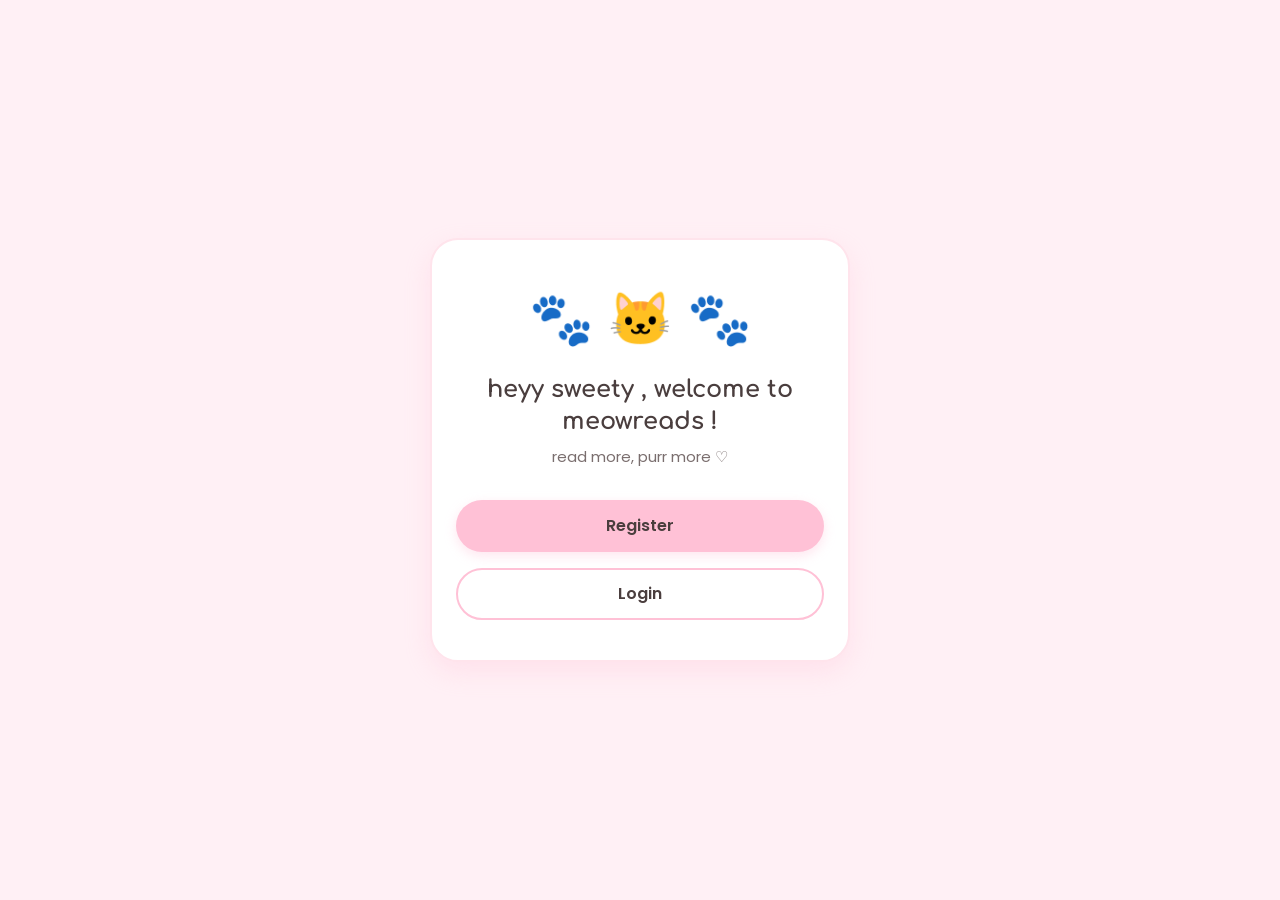
<file: index.html>
<!DOCTYPE html>
<html lang="en">
<head>
    <meta charset="UTF-8">
    <meta name="viewport" content="width=device-width, initial-scale=1.0">
    <title>Meow Reads - Welcome</title>
    
    <!-- Google Fonts for Meow Reads Typography -->
    <link rel="preconnect" href="https://fonts.googleapis.com">
    <link rel="preconnect" href="https://fonts.gstatic.com" crossorigin>
    <link href="https://fonts.googleapis.com/css2?family=Comfortaa:wght@600;700&family=Poppins:wght@400;500;600;700&display=swap" rel="stylesheet">
    
    <!-- Global CSS -->
    <link rel="stylesheet" href="styles.css">
</head>
<body class="welcome-body">

    <main class="welcome-container">
        <!-- Cute Cat Mascot Icon -->
        <div class="welcome-cat">🐾 🐱 🐾</div>

        <!-- Main Welcome Message -->
        <h1 class="welcome-title">heyy sweety , welcome to meowreads !</h1>
        <p class="welcome-subtitle">read more, purr more ♡</p>

        <!-- Navigation Buttons -->
        <div class="button-group">
            <button id="btnRegister" class="btn primary-btn">Register</button>
            <button id="btnLogin" class="btn outlined-btn">Login</button>
        </div>
    </main>

    <!-- Main Logic Script -->
    <script src="main.js"></script>
</body>
</html>
</file>
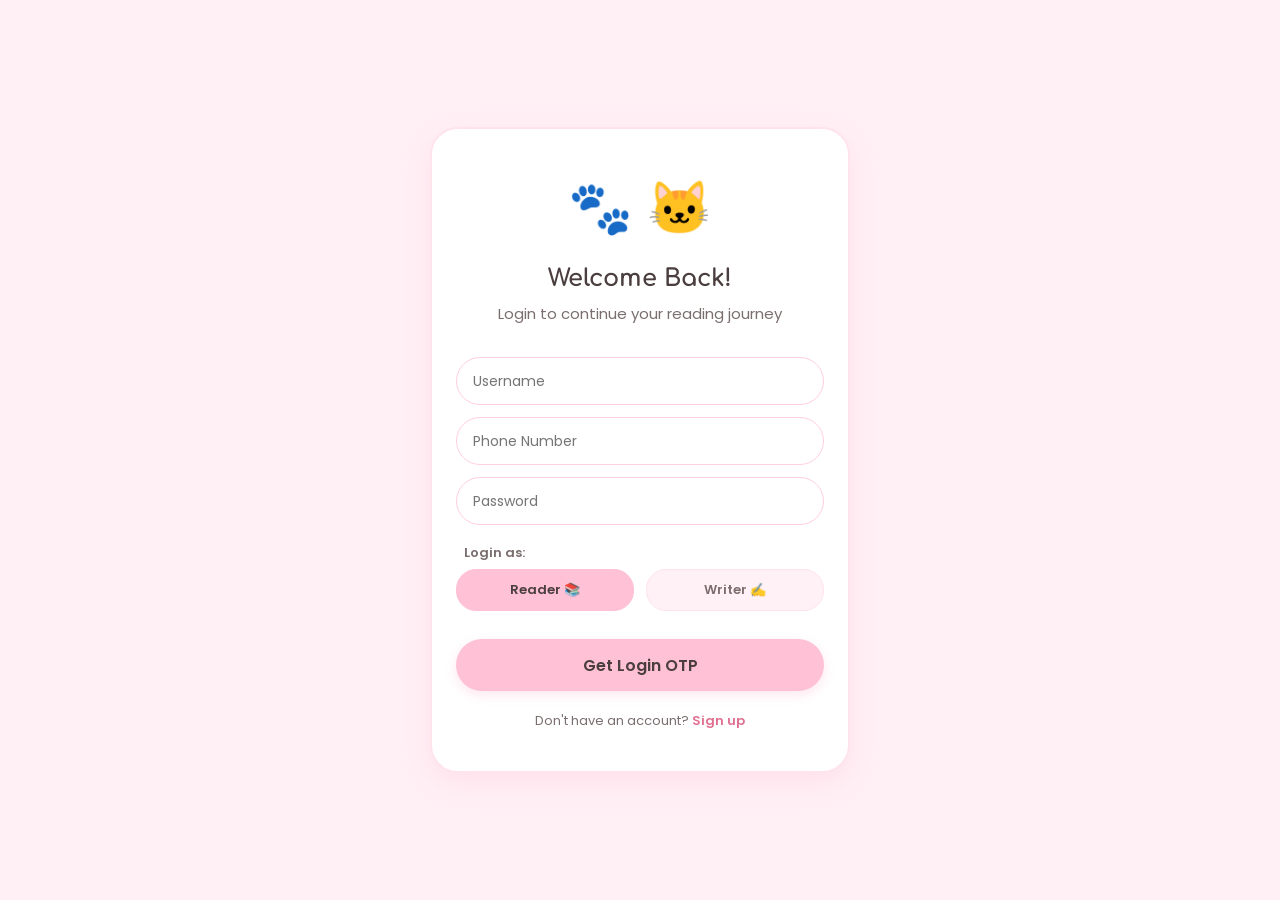
<file: login.html>
<!DOCTYPE html>
<html lang="en">
<head>
    <meta charset="UTF-8">
    <meta name="viewport" content="width=device-width, initial-scale=1.0">
    <title>Meow Reads - Login</title>
    
    <link rel="preconnect" href="https://fonts.googleapis.com">
    <link rel="preconnect" href="https://fonts.gstatic.com" crossorigin>
    <link href="https://fonts.googleapis.com/css2?family=Comfortaa:wght@600;700&family=Poppins:wght@400;500;600;700&display=swap" rel="stylesheet">
    
    <link rel="stylesheet" href="styles.css">
</head>
<body class="welcome-body">

    <main class="welcome-container">
        <div class="welcome-cat">🐾 🐱</div>
        <h1 class="welcome-title">Welcome Back!</h1>
        <p class="welcome-subtitle">Login to continue your reading journey</p>

        <form id="loginForm" class="auth-form">
            <div class="form-group">
                <input type="text" id="loginUsername" placeholder="Username" required>
            </div>

            <div class="form-group">
                <input type="tel" id="loginPhone" placeholder="Phone Number" required>
            </div>

            <div class="form-group">
                <input type="password" id="loginPassword" placeholder="Password" required>
            </div>

            <!-- Role Preference -->
            <div class="role-selector">
                <label class="role-label">Login as:</label>
                <div class="role-options">
                    <label class="role-chip">
                        <input type="radio" name="loginRole" value="user" checked>
                        <span>Reader 📚</span>
                    </label>
                    <label class="role-chip">
                        <input type="radio" name="loginRole" value="writer">
                        <span>Writer ✍️</span>
                    </label>
                </div>
            </div>

            <button type="submit" class="btn primary-btn mt-16">Get Login OTP</button>
        </form>

        <p class="auth-switch">Don't have an account? <a href="register.html">Sign up</a></p>
    </main>

    <script src="login.js"></script>
</body>
</html>
</file>
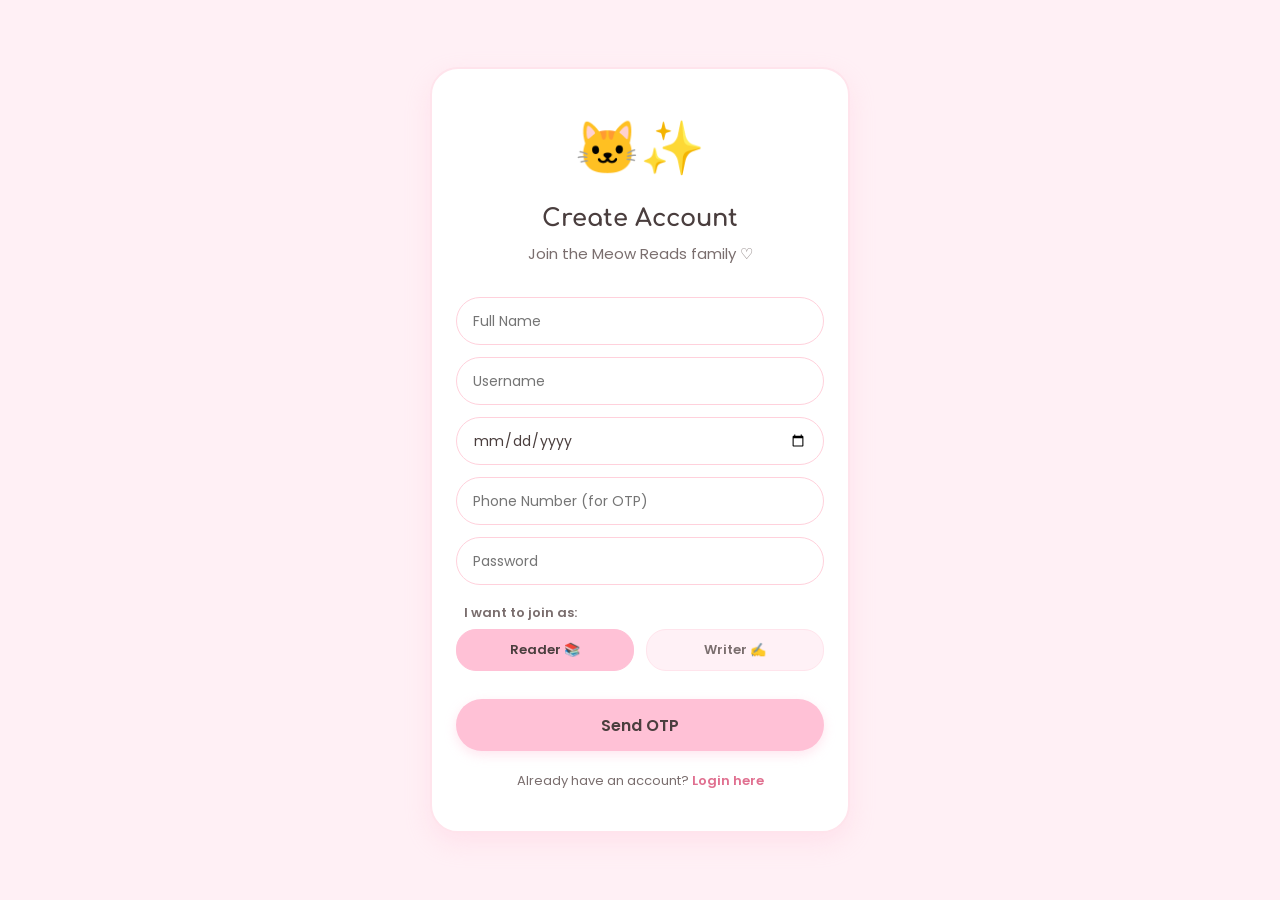
<file: otp.html>
<!DOCTYPE html>
<html lang="en">
<head>
    <meta charset="UTF-8">
    <meta name="viewport" content="width=device-width, initial-scale=1.0">
    <title>Meow Reads - Verify OTP</title>
    
    <link rel="preconnect" href="https://fonts.googleapis.com">
    <link rel="preconnect" href="https://fonts.gstatic.com" crossorigin>
    <link href="https://fonts.googleapis.com/css2?family=Comfortaa:wght@600;700&family=Poppins:wght@400;500;600;700&display=swap" rel="stylesheet">
    
    <link rel="stylesheet" href="styles.css">
</head>
<body class="welcome-body">

    <main class="welcome-container">
        <div class="welcome-cat">💌</div>
        <h1 class="welcome-title">Two-Factor Authentication</h1>
        <p class="welcome-subtitle" id="otpSubtitle">Enter the code sent to your phone</p>

        <form id="otpForm" class="auth-form">
            <div class="otp-inputs">
                <input type="text" maxlength="1" class="otp-digit" required autofocus>
                <input type="text" maxlength="1" class="otp-digit" required>
                <input type="text" maxlength="1" class="otp-digit" required>
                <input type="text" maxlength="1" class="otp-digit" required>
            </div>

            <button type="submit" class="btn primary-btn mt-16">Verify & Continue</button>
        </form>

        <p class="auth-switch">Didn't receive code? <a href="#" id="btnResend">Resend OTP</a></p>
    </main>

    <script src="otp.js"></script>
</body>
</html>
</file>
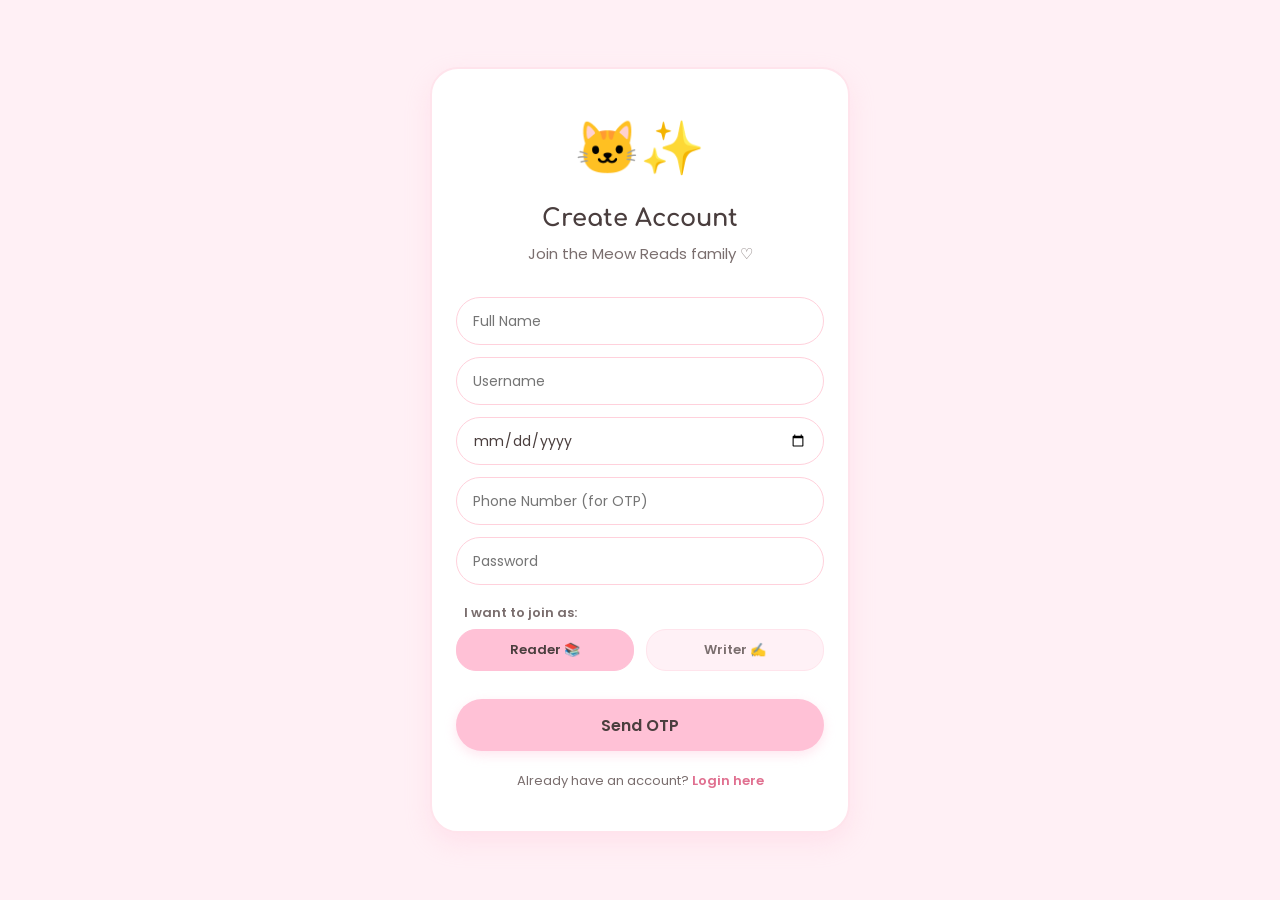
<file: register.html>
<!DOCTYPE html>
<html lang="en">
<head>
    <meta charset="UTF-8">
    <meta name="viewport" content="width=device-width, initial-scale=1.0">
    <title>Meow Reads - Register</title>
    
    <link rel="preconnect" href="https://fonts.googleapis.com">
    <link rel="preconnect" href="https://fonts.gstatic.com" crossorigin>
    <link href="https://fonts.googleapis.com/css2?family=Comfortaa:wght@600;700&family=Poppins:wght@400;500;600;700&display=swap" rel="stylesheet">
    
    <link rel="stylesheet" href="styles.css">
</head>
<body class="welcome-body">

    <main class="welcome-container">
        <div class="welcome-cat">🐱✨</div>
        <h1 class="welcome-title">Create Account</h1>
        <p class="welcome-subtitle">Join the Meow Reads family ♡</p>

        <form id="registerForm" class="auth-form">
            <div class="form-group">
                <input type="text" id="regName" placeholder="Full Name" required>
            </div>

            <div class="form-group">
                <input type="text" id="regUsername" placeholder="Username" required>
            </div>

            <div class="form-group">
                <input type="date" id="regBirthdate" required>
            </div>

            <div class="form-group">
                <input type="tel" id="regPhone" placeholder="Phone Number (for OTP)" required>
            </div>

            <div class="form-group">
                <input type="password" id="regPassword" placeholder="Password" required>
            </div>

            <!-- Role Preference -->
            <div class="role-selector">
                <label class="role-label">I want to join as:</label>
                <div class="role-options">
                    <label class="role-chip">
                        <input type="radio" name="role" value="user" checked>
                        <span>Reader 📚</span>
                    </label>
                    <label class="role-chip">
                        <input type="radio" name="role" value="writer">
                        <span>Writer ✍️</span>
                    </label>
                </div>
            </div>

            <button type="submit" class="btn primary-btn mt-16">Send OTP</button>
        </form>

        <p class="auth-switch">Already have an account? <a href="login.html">Login here</a></p>
    </main>
    <script>
        // Step 1: Send OTP request
async function handleSendOTP() {
    const phoneInput = document.getElementById('regPhone').value;

    const response = await fetch('/api/send-otp', {
        method: 'POST',
        headers: { 'Content-Type': 'application/json' },
        body: JSON.stringify({ phone_number: phoneInput })
    });

    const result = await response.json();
    if (response.ok) {
        alert(`OTP sent! Debug Code: ${result.debug_otp}`);
    } else {
        alert(result.error || 'Failed to send OTP');
    }
}

// Step 2: Verify entered OTP
async function handleVerifyOTP() {
    const phoneInput = document.getElementById('regPhone').value;
    const otpInput = document.getElementById('otp-input') ? document.getElementById('otp-input').value : '';

    const response = await fetch('/api/verify-otp', {
        method: 'POST',
        headers: { 'Content-Type': 'application/json' },
        body: JSON.stringify({ phone_number: phoneInput, otp: otpInput })
    });

    const result = await response.json();
    if (result.success) {
        alert('OTP Verified! Logging in...');
    } else {
        alert('Invalid OTP code. Try again.');
    }
}

// Attach this to your registration form
document.getElementById('registerForm').addEventListener('submit', async function(e) {
    e.preventDefault(); // Stop standard form submit refresh

    const formData = {
        full_name: document.getElementById('regName').value,
        username: document.getElementById('regUsername').value,
        birthdate: document.getElementById('regBirthdate').value,
        phone_number: document.getElementById('regPhone').value,
        password: document.getElementById('regPassword').value,
        role: document.querySelector('input[name="role"]:checked').value
    };

    try {
        const response = await fetch('/api/register-writer', {
            method: 'POST',
            headers: { 'Content-Type': 'application/json' },
            body: JSON.stringify(formData)
        });

        const result = await response.json();

        if (result.success) {
            alert('Registered successfully in MySQL!');
            window.location.href = 'writer_dashboard.html';
        } else {
            alert('Registration error: ' + (result.message || result.error));
        }
    } catch (err) {
        console.error('Failed to connect to backend:', err);
        alert('Server connection error. Make sure app.py is running!');
    }
});
    </script>
    <script src="register.js"></script>
</body>
</html>
</file>
<file: styles.css>
/* Color Palette: #FFC1D6, #FFE4EC, #FFF1F6, #FFF6E5, #7A6E6E */
:root {
    --primary-pink: #FFC1D6;
    --secondary-pink: #FFE4EC;
    --bg-cream: #FFF1F6;
    --card-beige: #FFF6E5;
    --text-charcoal: #7A6E6E;
    --text-dark: #4A3E3E;
    --white: #FFFFFF;
}

* {
    box-sizing: border-box;
    margin: 0;
    padding: 0;
    font-family: 'Poppins', sans-serif;
}

body {
    background-color: var(--bg-cream);
    color: var(--text-charcoal);
    display: flex;
    justify-content: center;
    align-items: center;
    min-height: 100vh;
    padding: 20px;
}

/* Landing Container */
.welcome-container {
    background: var(--white);
    border-radius: 28px;
    padding: 40px 24px;
    width: 100%;
    max-width: 420px;
    text-align: center;
    box-shadow: 0 10px 25px rgba(255, 193, 214, 0.3);
    border: 2px solid var(--secondary-pink);
}

.welcome-cat {
    font-size: 52px;
    margin-bottom: 16px;
}

.welcome-title {
    font-family: 'Comfortaa', cursive;
    font-size: 24px;
    color: var(--text-dark);
    font-weight: 700;
    margin-bottom: 8px;
    line-height: 1.3;
}

.welcome-subtitle {
    font-size: 15px;
    color: var(--text-charcoal);
    margin-bottom: 32px;
}

/* Button Group */
.button-group {
    display: flex;
    flex-direction: column;
    gap: 16px;
}

.btn {
    width: 100%;
    height: 52px;
    border-radius: 26px;
    font-size: 16px;
    font-weight: 600;
    cursor: pointer;
    transition: all 0.2s ease-in-out;
}

.primary-btn {
    background-color: var(--primary-pink);
    color: var(--text-dark);
    border: none;
    box-shadow: 0 4px 12px rgba(255, 193, 214, 0.4);
}

.primary-btn:hover {
    background-color: #ffadb;
    transform: translateY(-2px);
}

.outlined-btn {
    background-color: transparent;
    color: var(--text-dark);
    border: 2px solid var(--primary-pink);
}

.outlined-btn:hover {
    background-color: var(--secondary-pink);
    transform: translateY(-2px);
}

/* Auth Forms & Inputs */
.auth-form {
    display: flex;
    flex-direction: column;
    gap: 12px;
    margin-bottom: 20px;
}

.form-group input {
    width: 100%;
    height: 48px;
    padding: 0 16px;
    border-radius: 24px;
    border: 1.5px solid var(--secondary-pink);
    background-color: var(--bg-cream);
    font-size: 14px;
    color: var(--text-dark);
    outline: none;
    transition: all 0.2s ease;
}

.form-group input:focus {
    border-color: var(--primary-pink);
    background-color: var(--white);
    box-shadow: 0 0 8px rgba(255, 193, 214, 0.5);
}

/* Role Selector Chips */
.role-selector {
    margin-top: 6px;
    text-align: left;
}

.role-label {
    font-size: 13px;
    font-weight: 600;
    color: var(--text-charcoal);
    display: block;
    margin-bottom: 6px;
    padding-left: 8px;
}

.role-options {
    display: flex;
    gap: 12px;
}

.role-chip {
    flex: 1;
    cursor: pointer;
}

.role-chip input {
    display: none;
}

.role-chip span {
    display: block;
    padding: 10px;
    text-align: center;
    border-radius: 20px;
    background-color: var(--bg-cream);
    border: 1.5px solid var(--secondary-pink);
    font-size: 13px;
    font-weight: 600;
    color: var(--text-charcoal);
    transition: all 0.2s ease;
}

.role-chip input:checked + span {
    background-color: var(--primary-pink);
    border-color: var(--primary-pink);
    color: var(--text-dark);
}

/* OTP Digits Row */
.otp-inputs {
    display: flex;
    justify-content: center;
    gap: 10px;
    margin: 12px 0;
}

.otp-digit {
    width: 50px;
    height: 54px;
    text-align: center;
    font-size: 22px;
    font-weight: 700;
    border-radius: 16px;
    border: 2px solid var(--secondary-pink);
    background-color: var(--bg-cream);
    color: var(--text-dark);
}

.otp-digit:focus {
    border-color: var(--primary-pink);
    background-color: var(--white);
    outline: none;
}

.mt-16 { margin-top: 16px; }

.auth-switch {
    font-size: 13px;
    color: var(--text-charcoal);
}

.auth-switch a {
    color: #e07090;
    font-weight: 600;
    text-decoration: none;
}

/* Dashboard Layout & Header */
.dashboard-body {
    background-color: var(--bg-cream);
    padding-bottom: 80px;
}

.app-header {
    position: fixed;
    top: 0;
    left: 0;
    right: 0;
    height: 60px;
    background: var(--white);
    display: flex;
    justify-content: space-between;
    align-items: center;
    padding: 0 16px;
    box-shadow: 0 2px 10px rgba(0, 0, 0, 0.05);
    z-index: 100;
}

.header-brand {
    display: flex;
    align-items: center;
    gap: 8px;
    font-family: 'Comfortaa', cursive;
}

.icon-btn {
    background: none;
    border: none;
    font-size: 20px;
    cursor: pointer;
    padding: 6px;
}

.dashboard-content {
    margin-top: 70px;
    padding: 16px;
    max-width: 600px;
    margin-left: auto;
    margin-right: auto;
}

.dash-section {
    display: none;
}

.dash-section.active {
    display: block;
}

/* Hero Banner & Grids */
.hero-banner {
    background: linear-gradient(135deg, var(--primary-pink), var(--secondary-pink));
    border-radius: 20px;
    padding: 20px;
    margin-bottom: 20px;
    color: var(--text-dark);
}

/* --- COMPACT BOOK CARDS & RESPONSIVE IMAGES --- */
.book-grid {
    display: grid;
    grid-template-columns: repeat(auto-fill, minmax(110px, 1fr));
    gap: 12px;
}

.book-card {
    background: var(--white);
    border-radius: 14px;
    padding: 8px;
    box-shadow: 0 4px 10px rgba(0, 0, 0, 0.04);
    cursor: pointer;
    transition: transform 0.2s ease;
}

.book-card:hover {
    transform: translateY(-3px);
}

/* Restrain all book cover image sizes */
.book-cover, 
.thumb-img {
    width: 100%;
    height: 130px;
    object-fit: cover;
    border-radius: 8px;
    display: block;
}

.book-info h5 {
    font-size: 13px;
    font-weight: 600;
    margin: 6px 0 2px;
    white-space: nowrap;
    overflow: hidden;
    text-overflow: ellipsis;
}

.book-info p {
    font-size: 11px;
    color: var(--text-charcoal);
}

.book-price-tag {
    font-size: 11px;
    color: #e07090;
    font-weight: 700;
    margin-top: 4px;
}

/* Horizontal Scroll Bar for Top 10 Books */
.horizontal-scroll {
    display: flex;
    overflow-x: auto;
    gap: 12px;
    padding-bottom: 8px;
    grid-template-columns: none;
}

.mini-card {
    min-width: 100px;
    max-width: 100px;
}

.mini-card img {
    height: 120px;
}

/* Library List Item Restraints */
.vertical-list .list-item-card {
    display: flex;
    align-items: center;
    gap: 12px;
    background: var(--white);
    padding: 10px;
    border-radius: 14px;
    margin-bottom: 10px;
}

.vertical-list .thumb-img {
    width: 55px;
    height: 75px;
}

/* --- INTERACTIVE AMBIENCE LOUNGE STYLES --- */
.ambience-stage {
    position: relative;
    width: 100%;
    height: 220px;
    border-radius: 18px;
    overflow: hidden;
    display: flex;
    flex-direction: column;
    justify-content: flex-end;
    padding: 16px;
    color: #ffffff;
    box-shadow: inset 0 -60px 50px rgba(0, 0, 0, 0.6);
    transition: background 0.5s ease-in-out;
    background-size: cover;
    background-position: center;
}

/* Dynamic Interactive Scene Backgrounds */
.scene-cafe {
    background-image: linear-gradient(rgba(0,0,0,0.2), rgba(0,0,0,0.5)), url('https://images.unsplash.com/photo-1501339847302-ac426a4a7cbb?auto=format&fit=crop&w=800&q=80');
}

.scene-rain {
    background-image: linear-gradient(rgba(0,0,0,0.2), rgba(0,0,0,0.5)), url('https://images.unsplash.com/photo-1519692933481-e162a57d6721?auto=format&fit=crop&w=800&q=80');
}

.scene-library {
    background-image: linear-gradient(rgba(0,0,0,0.2), rgba(0,0,0,0.5)), url('https://images.unsplash.com/photo-1521587760476-6c12a4b040da?auto=format&fit=crop&w=800&q=80');
}

.scene-car {
    background-image: linear-gradient(rgba(0,0,0,0.2), rgba(0,0,0,0.5)), url('https://images.unsplash.com/photo-1509316975850-ff9c5deb0cd9?auto=format&fit=crop&w=800&q=80');
}

.scene-terrace {
    background-image: linear-gradient(rgba(0,0,0,0.2), rgba(0,0,0,0.5)), url('https://images.unsplash.com/photo-1532980400857-e8d9d275d858?auto=format&fit=crop&w=800&q=80');
}

.stage-cat-mascot {
    font-size: 42px;
    animation: catFloat 3s ease-in-out infinite alternate;
}

@keyframes catFloat {
    0% { transform: translateY(0px); }
    100% { transform: translateY(-8px); }
}

.audio-track-row {
    display: flex;
    justify-content: space-between;
    align-items: center;
    padding: 10px 0;
    border-bottom: 1px solid var(--secondary-pink);
}

.audio-btn {
    min-width: 90px;
    height: 36px;
    font-size: 13px;
    border-radius: 18px;
}

/* --- FIX BODY OVERRIDE FOR DASHBOARD PAGES --- */
body.dashboard-body {
    display: block !important;
    min-height: auto !important;
    padding: 0 !important;
    padding-bottom: 80px !important;
}

/* --- FIXED DOCKED BOTTOM NAVIGATION BAR --- */
.bottom-nav {
    position: fixed !important;
    bottom: 0 !important;
    left: 0 !important;
    right: 0 !important;
    height: 65px;
    background: var(--white);
    display: flex !important;
    justify-content: space-around;
    align-items: center;
    border-top: 1px solid var(--secondary-pink);
    box-shadow: 0 -2px 12px rgba(0, 0, 0, 0.08);
    z-index: 10000;
    width: 100%;
}

.bottom-nav .nav-item {
    background: transparent !important;
    border: none !important;
    display: flex;
    flex-direction: column;
    align-items: center;
    justify-content: center;
    color: var(--text-charcoal);
    cursor: pointer;
    flex: 1;
    height: 100%;
    font-size: 11px;
}

.bottom-nav .nav-item.active {
    color: #e07090;
    font-weight: 700;
}

.nav-icon {
    font-size: 20px;
    margin-bottom: 2px;
}

/* --- AVATAR SIZE RESTRAINTS --- */
.pfp-large {
    width: 90px !important;
    height: 90px !important;
    max-width: 90px !important;
    max-height: 90px !important;
    border-radius: 50%;
    object-fit: cover;
    border: 3px solid var(--primary-pink);
    display: block;
    margin: 0 auto 10px;
}

.avatar-options {
    display: flex;
    justify-content: center;
    gap: 12px;
    margin-top: 10px;
}

.avatar-options img {
    width: 44px !important;
    height: 44px !important;
    max-width: 44px !important;
    max-height: 44px !important;
    border-radius: 50%;
    object-fit: cover;
    cursor: pointer;
    border: 2px solid transparent;
}

.avatar-options img:hover {
    border-color: #e07090;
}

/* Settings and About Cards */
.profile-card, .settings-card, .about-card {
    background: var(--white);
    padding: 18px;
    border-radius: 18px;
    margin-bottom: 16px;
    box-shadow: 0 4px 10px rgba(0,0,0,0.03);
    border: 1px solid var(--secondary-pink);
}

/* ==========================================================================
   DYNAMIC THEMES SYSTEM (LIGHT & DARK MODES)
   ========================================================================== */

/* 1. LIGHT MODES */
:root, [data-theme="cozy-pink"] {
    --bg-primary: #fff0f5;
    --card-bg: #ffffff;
    --text-primary: #4a3e3d;
    --primary-color: #ffb6c1;
    --primary-hover: #ffa0b0;
    --border-color: #ffd1dc;
    --accent-color: #e07090;
    --input-bg: #ffffff;
}

[data-theme="butter-yellow"] {
    --bg-primary: #fffdf0;
    --card-bg: #ffffff;
    --text-primary: #4a442d;
    --primary-color: #ffe885;
    --primary-hover: #ffd84d;
    --border-color: #fceea7;
    --accent-color: #d4a017;
    --input-bg: #ffffff;
}

[data-theme="sage-green"] {
    --bg-primary: #f2f7f4;
    --card-bg: #ffffff;
    --text-primary: #2d3b32;
    --primary-color: #b5d5c5;
    --primary-hover: #9ec5b1;
    --border-color: #d0e3d8;
    --accent-color: #528265;
    --input-bg: #ffffff;
}

[data-theme="baby-blue"] {
    --bg-primary: #f0f7ff;
    --card-bg: #ffffff;
    --text-primary: #2d384a;
    --primary-color: #b3d9ff;
    --primary-hover: #99cbff;
    --border-color: #d1e7ff;
    --accent-color: #3b82f6;
    --input-bg: #ffffff;
}

/* 2. DARK MODES */
[data-theme="dark-forest"] {
    --bg-primary: #121c16;
    --card-bg: #1c2b22;
    --text-primary: #e2ede7;
    --primary-color: #2d5a3f;
    --primary-hover: #3a7251;
    --border-color: #2a4032;
    --accent-color: #52b788;
    --input-bg: #14211a;
}

[data-theme="cherry-red"] {
    --bg-primary: #1c0d11;
    --card-bg: #2b141a;
    --text-primary: #fce8ec;
    --primary-color: #8b1e3f;
    --primary-hover: #a3264c;
    --border-color: #4a1926;
    --accent-color: #ff4d6d;
    --input-bg: #210d13;
}

[data-theme="midnight-blue"] {
    --bg-primary: #0b1326;
    --card-bg: #13203e;
    --text-primary: #e1e9f8;
    --primary-color: #1e3a8a;
    --primary-hover: #2563eb;
    --border-color: #1e293b;
    --accent-color: #60a5fa;
    --input-bg: #0d172e;
}

/* Base Body Dynamic Theme Application */
body {
    background-color: var(--bg-primary) !important;
    color: var(--text-primary) !important;
    transition: background-color 0.3s ease, color 0.3s ease;
}

.dashboard-content, .profile-card, .settings-card, .about-card, 
.list-item-card, .ambience-card, .book-card, .noti-card {
    background-color: var(--card-bg) !important;
    color: var(--text-primary) !important;
    border-color: var(--border-color) !important;
}

.form-control, select, input {
    background-color: var(--input-bg) !important;
    color: var(--text-primary) !important;
    border: 1px solid var(--border-color) !important;
}

/* ========================================================
   1. AUTHENTICATION PAGES (Login, Register, OTP, Welcome)
   ======================================================== */
body.welcome-body {
    display: flex !important;
    justify-content: center !important;
    align-items: center !important;
    min-height: 100vh !important;
    margin: 0 !important;
    padding: 0 !important;
}

body.welcome-body main,
body.welcome-body .welcome-container {
    margin: 0 auto !important; /* Force true center alignment */
    position: relative !important;
    left: 0 !important;
    right: 0 !important;
}

/* ========================================================
   2. DESKTOP / LAPTOP PWA SIDEBAR (Only for Dashboards)
   ======================================================== */
@media screen and (min-width: 769px) {
    /* Convert bottom nav to desktop sidebar */
    body.dashboard-body .bottom-nav {
        position: fixed !important;
        top: 0 !important;
        bottom: 0 !important;
        left: 0 !important;
        right: auto !important;
        width: 240px !important;
        height: 100vh !important;
        flex-direction: column !important;
        justify-content: flex-start !important;
        align-items: stretch !important;
        padding: 80px 16px 20px 16px !important;
        border-top: none !important;
        border-right: 2px solid #ffe4e6 !important;
        background: #ffffff !important;
        box-shadow: 4px 0 15px rgba(0, 0, 0, 0.04) !important;
        z-index: 1000 !important;
    }

    body.dashboard-body .bottom-nav .nav-item {
        flex-direction: row !important;
        align-items: center !important;
        justify-content: flex-start !important;
        gap: 14px !important;
        padding: 12px 16px !important;
        margin-bottom: 8px !important;
        width: 100% !important;
        border-radius: 12px !important;
    }

    body.dashboard-body .bottom-nav .nav-icon {
        font-size: 22px !important;
    }

    body.dashboard-body .bottom-nav .nav-label {
        font-size: 15px !important;
        font-weight: 600 !important;
    }

    body.dashboard-body .bottom-nav .nav-item:hover {
        background-color: #fff1f2 !important;
    }

    body.dashboard-body .bottom-nav .nav-item.active {
        background-color: #e11d48 !important;
    }

    body.dashboard-body .bottom-nav .nav-item.active .nav-label,
    body.dashboard-body .bottom-nav .nav-item.active .nav-icon {
        color: #ffffff !important;
    }

    /* Shift main content on dashboard only */
    body.dashboard-body .dashboard-content,
    body.dashboard-body main {
        margin-left: 260px !important;
        padding-bottom: 40px !important;
    }
}
</file>
